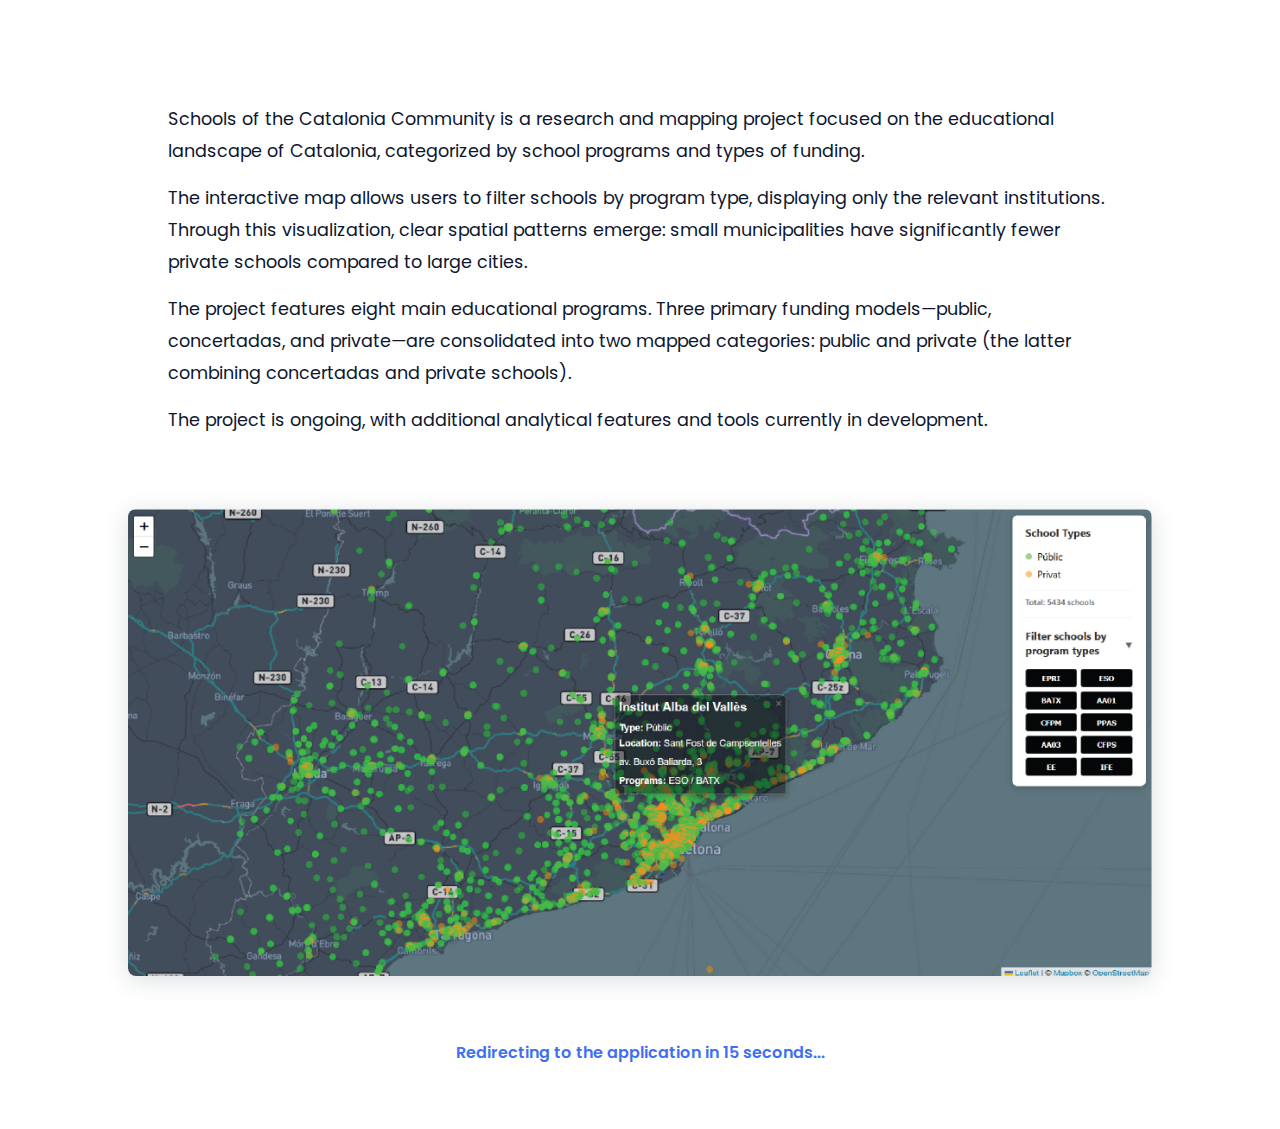
<file: pages/02.html>
<!DOCTYPE html>
<html lang="en">
<head>
    <meta charset="UTF-8">
    <meta name="viewport" content="width=device-width, initial-scale=1.0">
    <meta name="description" content="Schools of Catalonia - Research and mapping project focused on the educational landscape.">
    <link rel="canonical" href="https://colegios-cataluna.vercel.app/">
    <link rel="stylesheet" href="../assets/css/styles.css">
    <title>Schools of Catalonia</title>
    <style>
        body {
            margin: 0;
            padding: 2rem;
            background-color: #fff;
        }
        .container {
            max-width: 1024px;
            margin: 0 auto;
            display: flex;
            flex-direction: column;
            gap: 2rem;
        }
        .image-section {
            width: 100%;
            overflow: hidden;
            border-radius: 0.5rem;
            box-shadow: 0px 4px 25px rgba(14, 36, 49, 0.15);
        }
        .image-section img {
            width: 100%;
            height: auto;
            display: block;
            cursor: pointer;
        }
        .text-section {
            padding: 2rem;
            line-height: 1.8;
            color: hsl(224, 56%, 12%);
            font-size: 1rem;
        }
        .text-section p {
            margin-bottom: 1rem;
        }
        .text-section p:last-child {
            margin-bottom: 0;
        }
        .redirect-notice {
            text-align: center;
            margin-top: 2rem;
            color: hsl(224, 89%, 60%);
            font-weight: 600;
        }
        @media screen and (min-width: 768px) {
            .container {
                padding: 2rem 0;
            }
            .text-section {
                font-size: 1.1rem;
                padding: 2.5rem;
            }
        }
    </style>
</head>
<body>
    <div class="container">
        <div class="text-section">
            <p>Schools of the Catalonia Community is a research and mapping project focused on the educational landscape of Catalonia, categorized by school programs and types of funding.</p>
            <p>The interactive map allows users to filter schools by program type, displaying only the relevant institutions. Through this visualization, clear spatial patterns emerge: small municipalities have significantly fewer private schools compared to large cities.</p>
            <p>The project features eight main educational programs. Three primary funding models—public, concertadas, and private—are consolidated into two mapped categories: public and private (the latter combining concertadas and private schools).</p>
            <p>The project is ongoing, with additional analytical features and tools currently in development.</p>
        </div>
        <div class="image-section">
            <img src="../assets/img/an8.jpg" alt="redirect now!" title="do not wait, redirect now to app - schools of Catalonia" onclick="window.location.href = targetUrl;">
        </div>
        <div class="redirect-notice">
            <p>Redirecting to the application in <span id="countdown">15</span> seconds...</p>
        </div>
    </div>

    <script>
        let timeLeft = 15;
        const countdownElement = document.getElementById('countdown');
        var targetUrl = 'https://colegios-cataluna.vercel.app/';

        // Update countdown every second
        const countdownInterval = setInterval(() => {
            timeLeft--;
            countdownElement.textContent = timeLeft;
            
            if (timeLeft <= 0) {
                clearInterval(countdownInterval);
                window.location.href = targetUrl;
            }
        }, 1000);

        // Redirect after 30 seconds
        setTimeout(() => {
            window.location.href = targetUrl;
        }, 15000);
    </script>
</body>
</html>
</file>
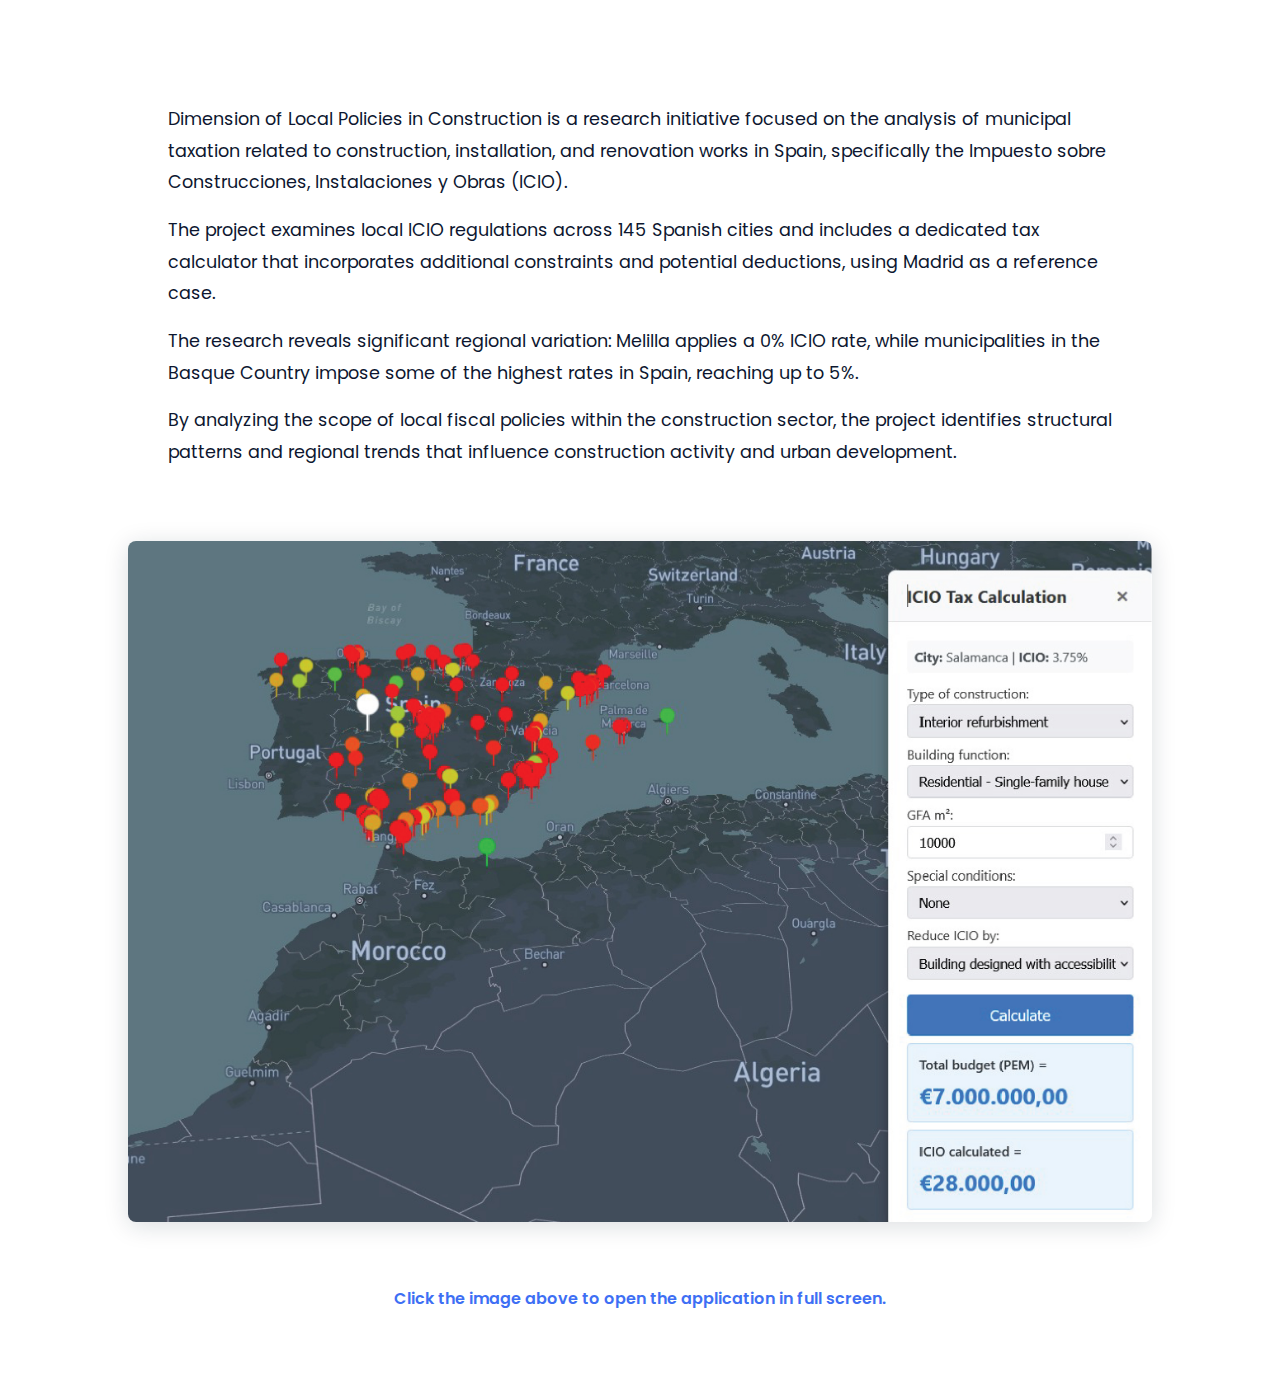
<file: pages/03.html>
<!DOCTYPE html>
<html lang="en">
<head>
    <meta charset="UTF-8">
    <meta name="viewport" content="width=device-width, initial-scale=1.0">
    <meta name="description" content="Analysis of Local Tax Policy in Spanish cities - ICIO tax research.">
    <link rel="canonical" href="03_app.html">
    <link rel="stylesheet" href="../assets/css/styles.css">
    <title>Analysis of Local Tax Policy. Municipal tax ICIO in Spanish cities</title>
    <style>
        body {
            margin: 0;
            padding: 2rem;
            background-color: #fff;
        }
        .container {
            max-width: 1024px;
            margin: 0 auto;
            display: flex;
            flex-direction: column;
            gap: 2rem;
        }
        .image-section {
            width: 100%;
            overflow: hidden;
            border-radius: 0.5rem;
            box-shadow: 0px 4px 25px rgba(14, 36, 49, 0.15);
        }
        .image-section img {
            width: 100%;
            height: auto;
            display: block;
            cursor: pointer;
        }
        .text-section {
            padding: 2rem;
            line-height: 1.8;
            color: hsl(224, 56%, 12%);
            font-size: 1rem;
        }
        .text-section p {
            margin-bottom: 1rem;
        }
        .text-section p:last-child {
            margin-bottom: 0;
        }
        .redirect-notice {
            text-align: center;
            margin-top: 2rem;
            color: hsl(224, 89%, 60%);
            font-weight: 600;
        }
        @media screen and (min-width: 768px) {
            .container {
                padding: 2rem 0;
            }
            .text-section {
                font-size: 1.1rem;
                padding: 2.5rem;
            }
        }
    </style>
</head>
<body>
    <div class="container">
        <div class="text-section">
            <p>Dimension of Local Policies in Construction is a research initiative focused on the analysis of municipal taxation related to construction, installation, and renovation works in Spain, specifically the Impuesto sobre Construcciones, Instalaciones y Obras (ICIO).</p>
            <p>The project examines local ICIO regulations across 145 Spanish cities and includes a dedicated tax calculator that incorporates additional constraints and potential deductions, using Madrid as a reference case.</p>
            <p>The research reveals significant regional variation: Melilla applies a 0% ICIO rate, while municipalities in the Basque Country impose some of the highest rates in Spain, reaching up to 5%.</p>
            <p>By analyzing the scope of local fiscal policies within the construction sector, the project identifies structural patterns and regional trends that influence construction activity and urban development.</p>
        </div>
        <div class="image-section">
            <img src="../assets/img/an9.jpg" alt="redirect now!" title="do not wait, redirect now to app - ICIO tax" onclick="window.location.href='03_app.html';">
        </div>
        <div class="redirect-notice" id="notice">
            <p>Click the image above to open the application in full screen.</p>
        </div>
    </div>

    <script>
        // the app is loaded on click
    </script>
</body>
</html>
</file>
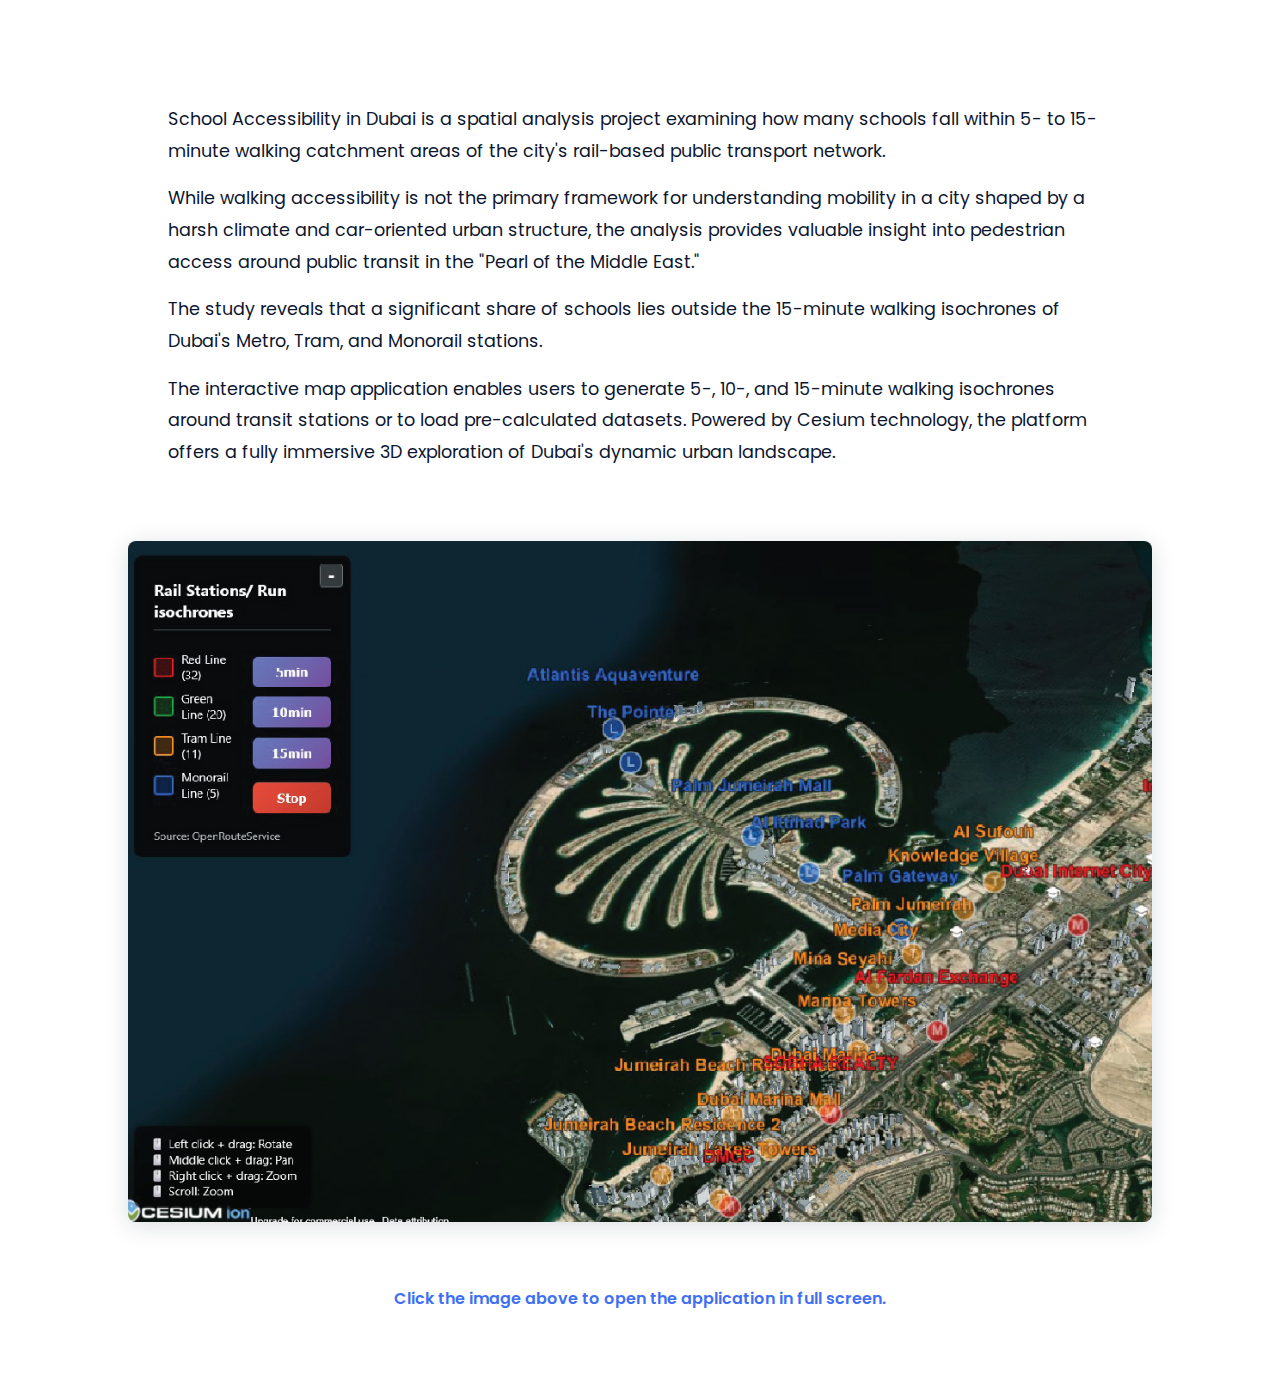
<file: pages/04.html>
<!DOCTYPE html>
<html lang="en">
<head>
    <meta charset="UTF-8">
    <meta name="viewport" content="width=device-width, initial-scale=1.0">
    <meta name="description" content="School Accessibility in Dubai - Spatial analysis project examining walking accessibility around public transit.">
    <link rel="canonical" href="04_app.html">
    <link rel="stylesheet" href="../assets/css/styles.css">
    <title>Interactive 10-min accessibility map of Dubai</title>
    <style>
        body {
            margin: 0;
            padding: 2rem;
            background-color: #fff;
        }
        .container {
            max-width: 1024px;
            margin: 0 auto;
            display: flex;
            flex-direction: column;
            gap: 2rem;
        }
        .image-section {
            width: 100%;
            overflow: hidden;
            border-radius: 0.5rem;
            box-shadow: 0px 4px 25px rgba(14, 36, 49, 0.15);
        }
        .image-section img {
            width: 100%;
            height: auto;
            display: block;
            cursor: pointer;
        }
        .text-section {
            padding: 2rem;
            line-height: 1.8;
            color: hsl(224, 56%, 12%);
            font-size: 1rem;
        }
        .text-section p {
            margin-bottom: 1rem;
        }
        .text-section p:last-child {
            margin-bottom: 0;
        }
        .redirect-notice {
            text-align: center;
            margin-top: 2rem;
            color: hsl(224, 89%, 60%);
            font-weight: 600;
        }
        @media screen and (min-width: 768px) {
            .container {
                padding: 2rem 0;
            }
            .text-section {
                font-size: 1.1rem;
                padding: 2.5rem;
            }
        }
    </style>
</head>
<body>
    <div class="container">
        <div class="text-section">
            <p>School Accessibility in Dubai is a spatial analysis project examining how many schools fall within 5- to 15-minute walking catchment areas of the city's rail-based public transport network.</p>
            <p>While walking accessibility is not the primary framework for understanding mobility in a city shaped by a harsh climate and car-oriented urban structure, the analysis provides valuable insight into pedestrian access around public transit in the "Pearl of the Middle East."</p>
            <p>The study reveals that a significant share of schools lies outside the 15-minute walking isochrones of Dubai's Metro, Tram, and Monorail stations.</p>
            <p>The interactive map application enables users to generate 5-, 10-, and 15-minute walking isochrones around transit stations or to load pre-calculated datasets. Powered by Cesium technology, the platform offers a fully immersive 3D exploration of Dubai's dynamic urban landscape.</p>
        </div>
        <div class="image-section">
            <img src="../assets/img/an10.jpg" alt="redirect now!" title="do not wait, redirect now to app - accessibility map Dubai" onclick="window.location.href='04_app.html';">
        </div>
        <div class="redirect-notice" id="notice">
            <p>Click the image above to open the application in full screen.</p>
        </div>
    </div>

    <script>
        // the app is loaded on click
    </script>
</body>
</html>
</file>
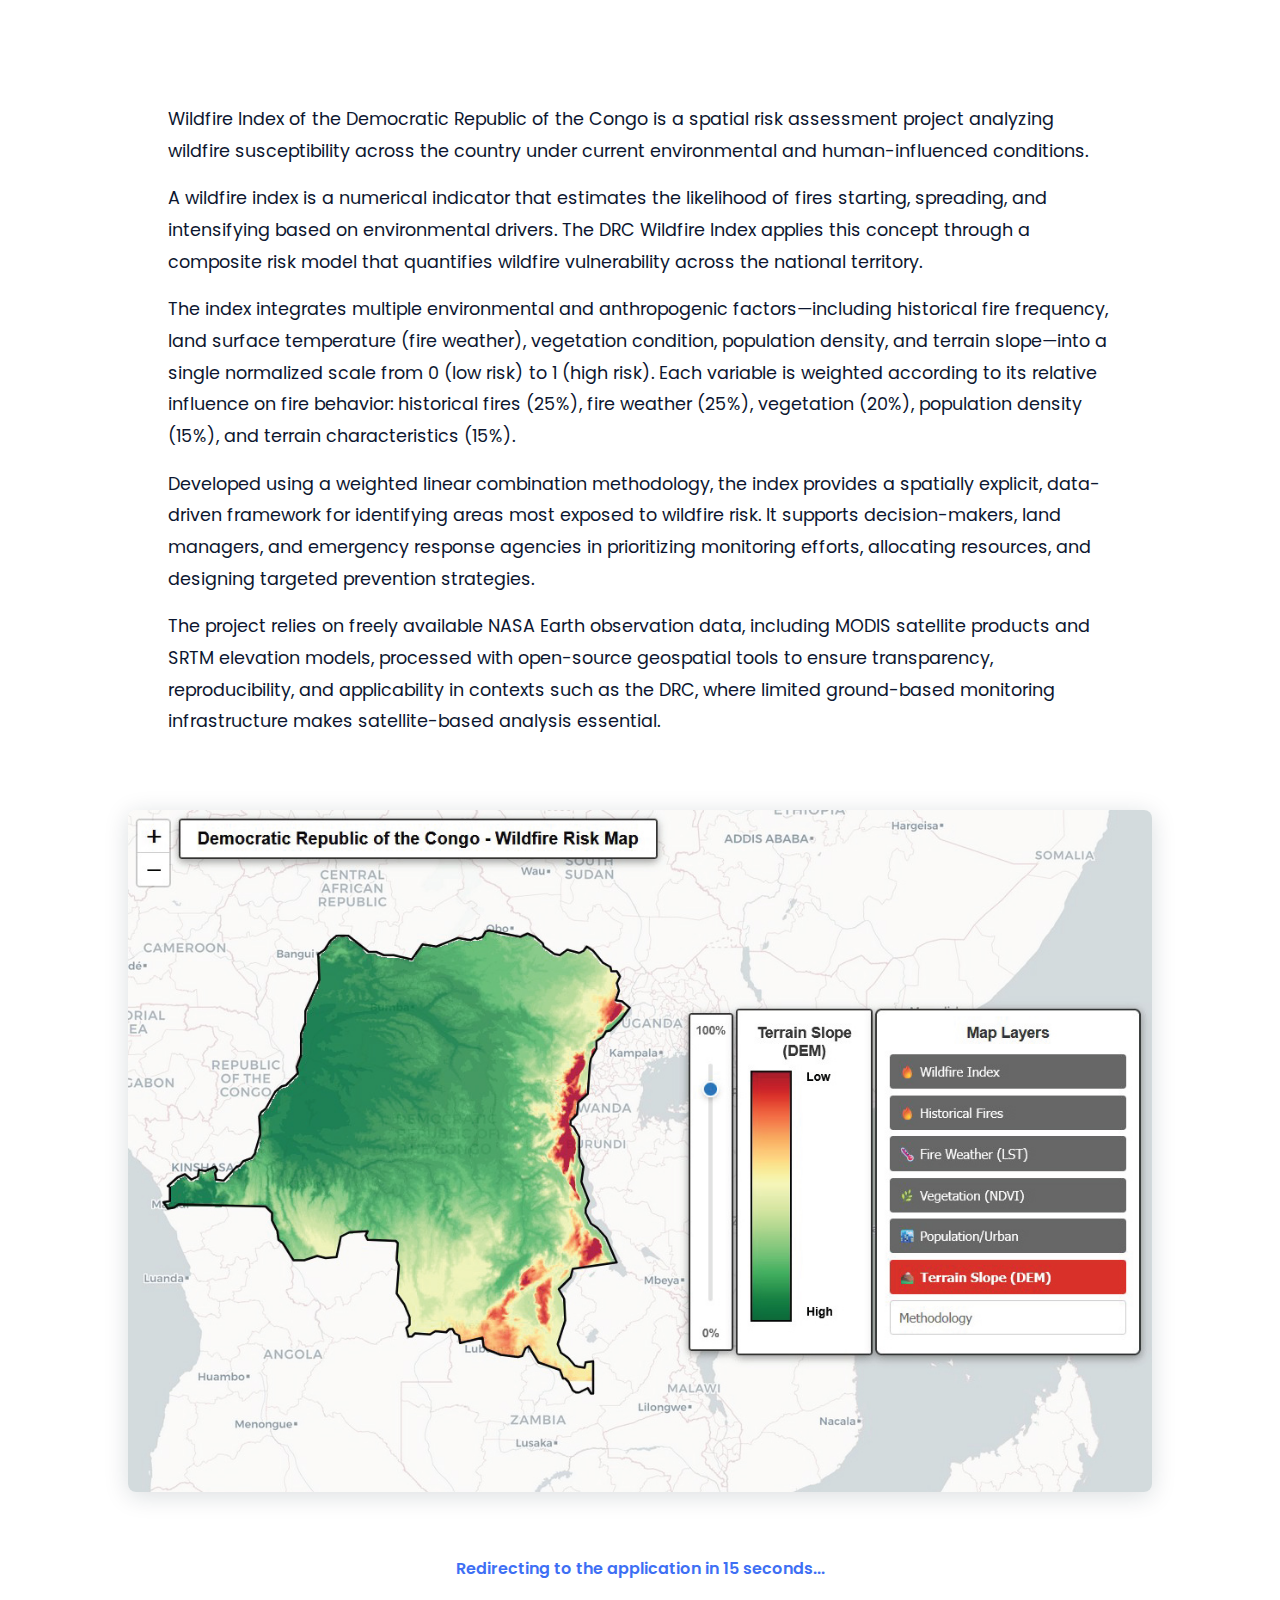
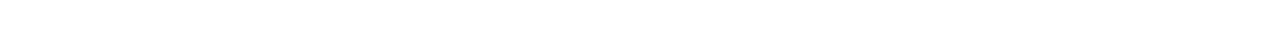
<file: pages/05.html>
<!DOCTYPE html>
<html lang="en">
<head>
    <meta charset="UTF-8">
    <meta name="viewport" content="width=device-width, initial-scale=1.0">
    <meta name="description" content="Wildfire Index of the Democratic Republic of the Congo - Spatial risk assessment analyzing wildfire susceptibility.">
    <link rel="canonical" href="https://wildfire-index-zair.vercel.app/">
    <link rel="stylesheet" href="../assets/css/styles.css">
    <title>Wildfire Index of the Democratic Republic of the Congo</title>
    <style>
        body {
            margin: 0;
            padding: 2rem;
            background-color: #fff;
        }
        .container {
            max-width: 1024px;
            margin: 0 auto;
            display: flex;
            flex-direction: column;
            gap: 2rem;
        }
        .image-section {
            width: 100%;
            overflow: hidden;
            border-radius: 0.5rem;
            box-shadow: 0px 4px 25px rgba(14, 36, 49, 0.15);
        }
        .image-section img {
            width: 100%;
            height: auto;
            display: block;
            cursor: pointer;
        }
        .text-section {
            padding: 2rem;
            line-height: 1.8;
            color: hsl(224, 56%, 12%);
            font-size: 1rem;
        }
        .text-section p {
            margin-bottom: 1rem;
        }
        .text-section p:last-child {
            margin-bottom: 0;
        }
        .redirect-notice {
            text-align: center;
            margin-top: 2rem;
            color: hsl(224, 89%, 60%);
            font-weight: 600;
        }
        @media screen and (min-width: 768px) {
            .container {
                padding: 2rem 0;
            }
            .text-section {
                font-size: 1.1rem;
                padding: 2.5rem;
            }
        }
    </style>
</head>
<body>
    <div class="container">
        <div class="text-section">
            <p>Wildfire Index of the Democratic Republic of the Congo is a spatial risk assessment project analyzing wildfire susceptibility across the country under current environmental and human-influenced conditions.</p>
            <p>A wildfire index is a numerical indicator that estimates the likelihood of fires starting, spreading, and intensifying based on environmental drivers. The DRC Wildfire Index applies this concept through a composite risk model that quantifies wildfire vulnerability across the national territory.</p>
            <p>The index integrates multiple environmental and anthropogenic factors—including historical fire frequency, land surface temperature (fire weather), vegetation condition, population density, and terrain slope—into a single normalized scale from 0 (low risk) to 1 (high risk). Each variable is weighted according to its relative influence on fire behavior: historical fires (25%), fire weather (25%), vegetation (20%), population density (15%), and terrain characteristics (15%).</p>
            <p>Developed using a weighted linear combination methodology, the index provides a spatially explicit, data-driven framework for identifying areas most exposed to wildfire risk. It supports decision-makers, land managers, and emergency response agencies in prioritizing monitoring efforts, allocating resources, and designing targeted prevention strategies.</p>
            <p>The project relies on freely available NASA Earth observation data, including MODIS satellite products and SRTM elevation models, processed with open-source geospatial tools to ensure transparency, reproducibility, and applicability in contexts such as the DRC, where limited ground-based monitoring infrastructure makes satellite-based analysis essential.</p>
        </div>
        <div class="image-section">
            <img src="../assets/img/an11.jpg" alt="redirect now!" title="do not wait, redirect now to app - DRC Wildfire Risk Map" onclick="window.location.href = targetUrl;">
        </div>
        <div class="redirect-notice">
            <p>Redirecting to the application in <span id="countdown">15</span> seconds...</p>
        </div>
    </div>

    <script>
        let timeLeft = 15;
        const countdownElement = document.getElementById('countdown');
        var targetUrl = 'https://wildfire-index-zair.vercel.app/';

        // Update countdown every second
        const countdownInterval = setInterval(() => {
            timeLeft--;
            countdownElement.textContent = timeLeft;
            
            if (timeLeft <= 0) {
                clearInterval(countdownInterval);
                window.location.href = targetUrl;
            }
        }, 1000);

        // Redirect after 30 seconds
        setTimeout(() => {
            window.location.href = targetUrl;
        }, 15000);
    </script>
</body>
</html>
</file>
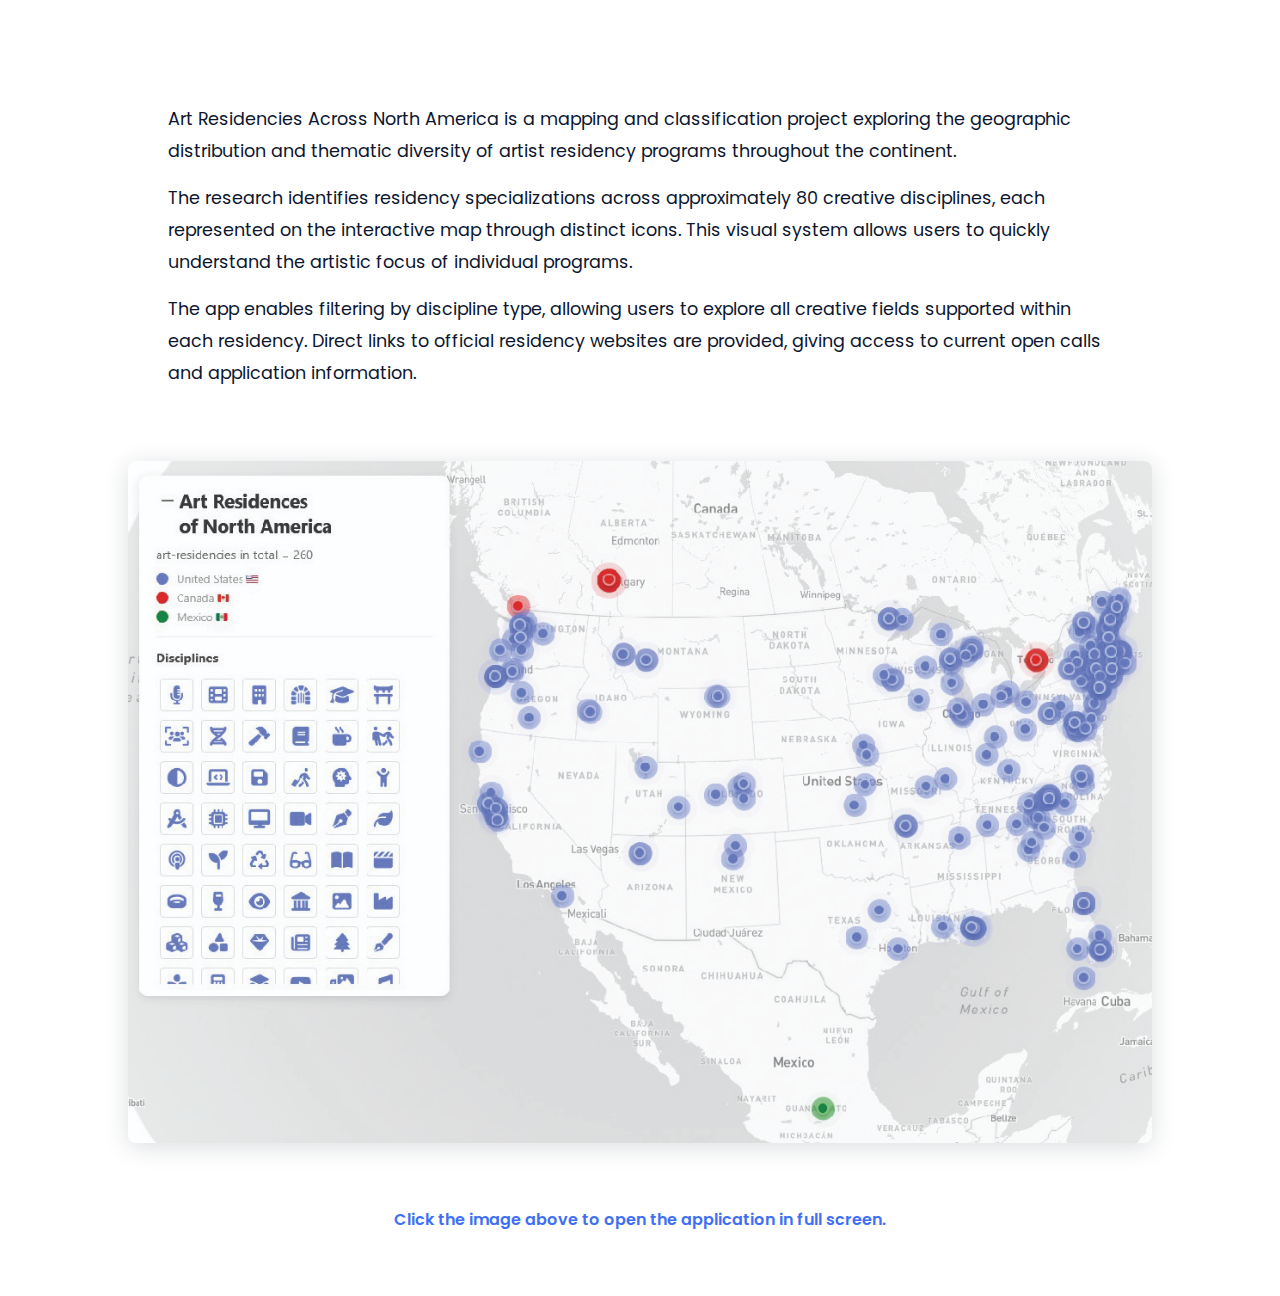
<file: pages/06.html>
<!DOCTYPE html>
<html lang="en">
<head>
    <meta charset="UTF-8">
    <meta name="viewport" content="width=device-width, initial-scale=1.0">
    <meta name="description" content="Art Residencies Across North America - Mapping and classification project exploring geographic distribution of artist residency programs.">
    <link rel="canonical" href="06_app.html">
    <link rel="stylesheet" href="../assets/css/styles.css">
    <title>Art Residencies Across North America</title>
    <style>
        body {
            margin: 0;
            padding: 2rem;
            background-color: #fff;
        }
        .container {
            max-width: 1024px;
            margin: 0 auto;
            display: flex;
            flex-direction: column;
            gap: 2rem;
        }
        .image-section {
            width: 100%;
            overflow: hidden;
            border-radius: 0.5rem;
            box-shadow: 0px 4px 25px rgba(14, 36, 49, 0.15);
        }
        .image-section img {
            width: 100%;
            height: auto;
            display: block;
            cursor: pointer;
        }
        .text-section {
            padding: 2rem;
            line-height: 1.8;
            color: hsl(224, 56%, 12%);
            font-size: 1rem;
        }
        .text-section p {
            margin-bottom: 1rem;
        }
        .text-section p:last-child {
            margin-bottom: 0;
        }
        .redirect-notice {
            text-align: center;
            margin-top: 2rem;
            color: hsl(224, 89%, 60%);
            font-weight: 600;
        }
        @media screen and (min-width: 768px) {
            .container {
                padding: 2rem 0;
            }
            .text-section {
                font-size: 1.1rem;
                padding: 2.5rem;
            }
        }
    </style>
</head>
<body>
    <div class="container">
        <div class="text-section">
            <p>Art Residencies Across North America is a mapping and classification project exploring the geographic distribution and thematic diversity of artist residency programs throughout the continent.</p>
            <p>The research identifies residency specializations across approximately 80 creative disciplines, each represented on the interactive map through distinct icons. This visual system allows users to quickly understand the artistic focus of individual programs.</p>
            <p>The app enables filtering by discipline type, allowing users to explore all creative fields supported within each residency. Direct links to official residency websites are provided, giving access to current open calls and application information.</p>
        </div>
        <div class="image-section">
            <img src="../assets/img/an12.jpg" alt="redirect now!" title="do not wait, redirect now to app - USA art residences" onclick="window.location.href='06_app.html';">
        </div>
        <div class="redirect-notice" id="notice">
            <p>Click the image above to open the application in full screen.</p>
        </div>
    </div>

    <script>
        // the app is loaded on click
    </script>
</body>
</html>
</file>
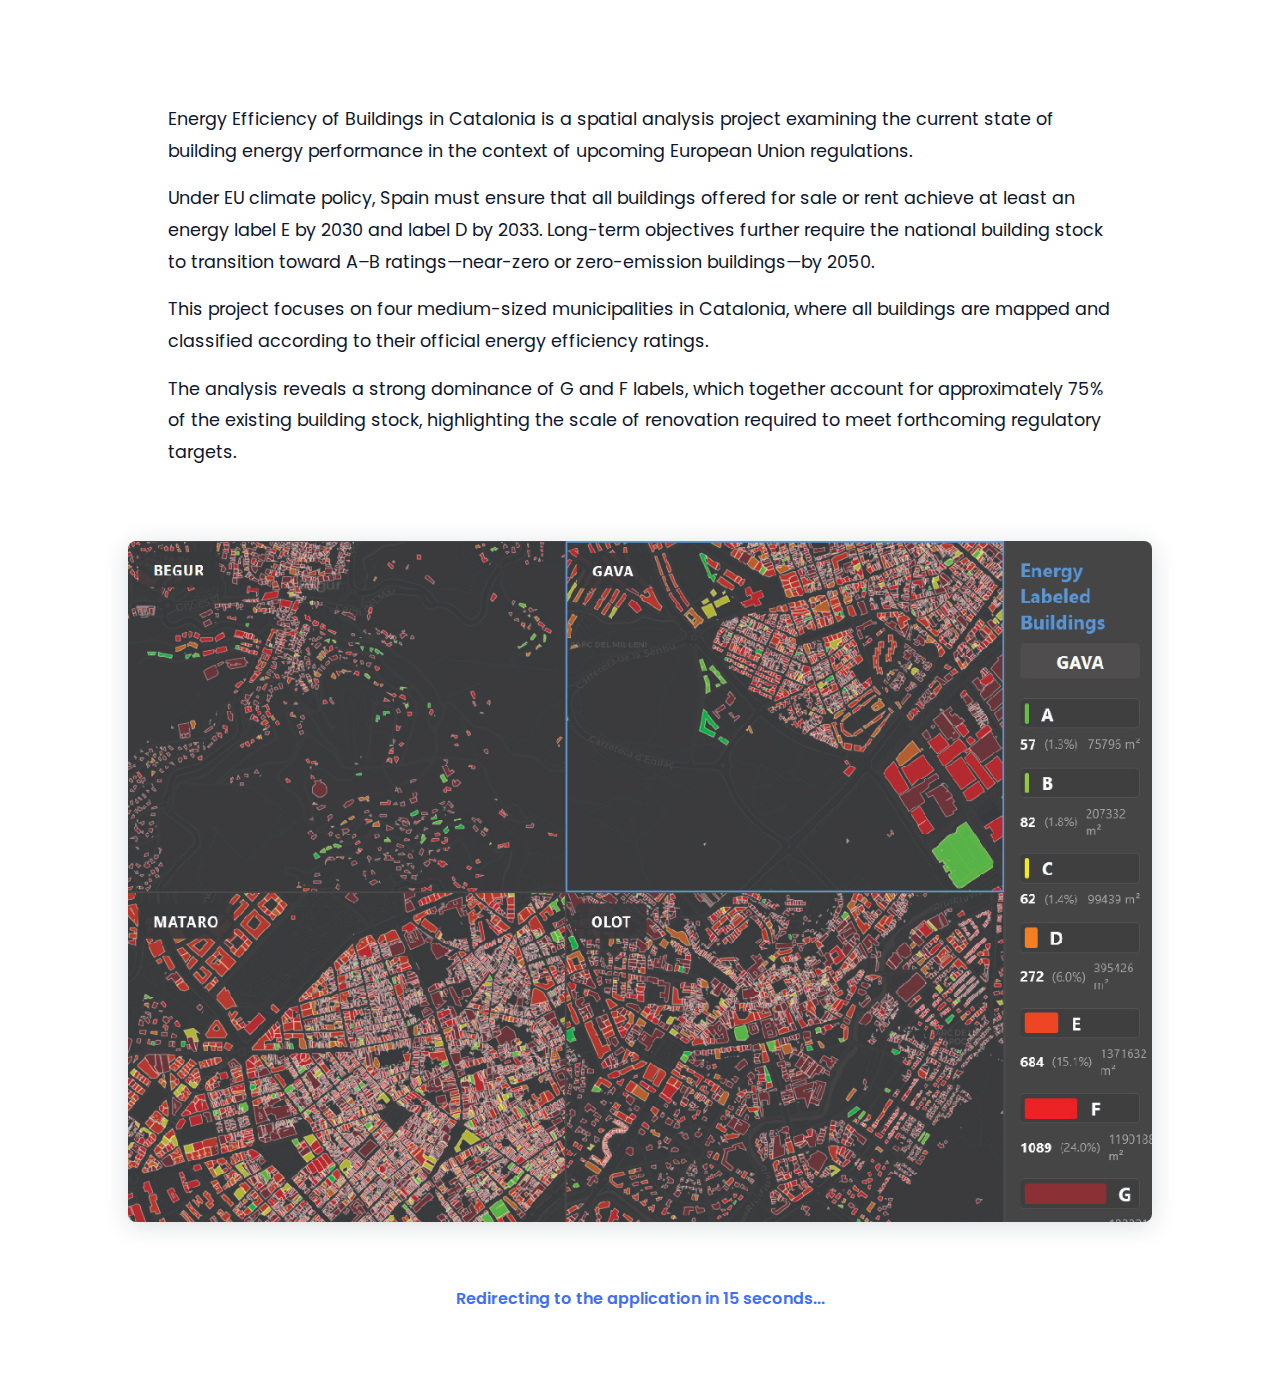
<file: pages/07.html>
<!DOCTYPE html>
<html lang="en">
<head>
    <meta charset="UTF-8">
    <meta name="viewport" content="width=device-width, initial-scale=1.0">
    <meta name="description" content="Energy Efficiency of Buildings in Catalonia - Spatial analysis examining building energy performance in context of EU regulations.">
    <link rel="canonical" href="https://ecoaldeaes.streamlit.app/">
    <link rel="stylesheet" href="../assets/css/styles.css">
    <title>Energy Efficiency of Buildings in Catalonia</title>
    <style>
        body {
            margin: 0;
            padding: 2rem;
            background-color: #fff;
        }
        .container {
            max-width: 1024px;
            margin: 0 auto;
            display: flex;
            flex-direction: column;
            gap: 2rem;
        }
        .image-section {
            width: 100%;
            overflow: hidden;
            border-radius: 0.5rem;
            box-shadow: 0px 4px 25px rgba(14, 36, 49, 0.15);
        }
        .image-section img {
            width: 100%;
            height: auto;
            display: block;
            cursor: pointer;
        }
        .text-section {
            padding: 2rem;
            line-height: 1.8;
            color: hsl(224, 56%, 12%);
            font-size: 1rem;
        }
        .text-section p {
            margin-bottom: 1rem;
        }
        .text-section p:last-child {
            margin-bottom: 0;
        }
        .redirect-notice {
            text-align: center;
            margin-top: 2rem;
            color: hsl(224, 89%, 60%);
            font-weight: 600;
        }
        @media screen and (min-width: 768px) {
            .container {
                padding: 2rem 0;
            }
            .text-section {
                font-size: 1.1rem;
                padding: 2.5rem;
            }
        }
    </style>
</head>
<body>
    <div class="container">
        <div class="text-section">
            <p>Energy Efficiency of Buildings in Catalonia is a spatial analysis project examining the current state of building energy performance in the context of upcoming European Union regulations.</p>
            <p>Under EU climate policy, Spain must ensure that all buildings offered for sale or rent achieve at least an energy label E by 2030 and label D by 2033. Long-term objectives further require the national building stock to transition toward A–B ratings—near-zero or zero-emission buildings—by 2050.</p>
            <p>This project focuses on four medium-sized municipalities in Catalonia, where all buildings are mapped and classified according to their official energy efficiency ratings.</p>
            <p>The analysis reveals a strong dominance of G and F labels, which together account for approximately 75% of the existing building stock, highlighting the scale of renovation required to meet forthcoming regulatory targets.</p>
        </div>
        <div class="image-section">
            <img src="../assets/img/an13.jpg" alt="redirect now!" title="do not wait, redirect now to app - Energy labeled buildings in Catalonia" onclick="window.location.href = targetUrl;">
        </div>
        <div class="redirect-notice">
            <p>Redirecting to the application in <span id="countdown">15</span> seconds...</p>
        </div>
    </div>

    <script>
        let timeLeft = 15;
        const countdownElement = document.getElementById('countdown');
        var targetUrl = 'https://energytransition-catalonia.vercel.app/';

        // Update countdown every second
        const countdownInterval = setInterval(() => {
            timeLeft--;
            countdownElement.textContent = timeLeft;
            
            if (timeLeft <= 0) {
                clearInterval(countdownInterval);
                window.location.href = targetUrl;
            }
        }, 1000);

        // Redirect after 30 seconds
        setTimeout(() => {
            window.location.href = targetUrl;
        }, 15000);
    </script>
</body>
</html>
</file>
<file: assets/css/styles.css>
/*===== GOOGLE FONTS =====*/
@import url("https://fonts.googleapis.com/css2?family=Poppins:wght@400;600;700&display=swap");
/*===== VARIABLES CSS =====*/
:root {
  --header-height: 3rem;
  --font-semi: 600;
  /*===== Colores =====*/
  /*Purple 260 - Red 355 - Blue 224 - Pink 340*/
  /* HSL color mode */
  --hue-color: 224;
  --first-color: hsl(var(--hue-color), 89%, 60%);
  --second-color: hsl(var(--hue-color), 56%, 12%);
  /*===== Fuente y tipografia =====*/
  --body-font: "Poppins", sans-serif;
  --big-font-size: 2rem;
  --h2-font-size: 1.25rem;
  --normal-font-size: .938rem;
  --smaller-font-size: .75rem;
  /*===== Margenes =====*/
  --mb-2: 1rem;
  --mb-4: 2rem;
  --mb-5: 2.5rem;
  --mb-6: 3rem;
  /*===== z index =====*/
  --z-back: -10;
  --z-fixed: 100;
}
@media screen and (min-width: 968px) {
  :root {
    --big-font-size: 3.5rem;
    --h2-font-size: 2rem;
    --normal-font-size: 1rem;
    --smaller-font-size: .875rem;
  }
}

/*===== BASE =====*/
*, ::before, ::after {
  box-sizing: border-box;
}

html {
  scroll-behavior: smooth;
}

body {
  margin: var(--header-height) 0 0 0;
  font-family: var(--body-font);
  font-size: var(--normal-font-size);
  color: var(--second-color);
}

h1, h2, p {
  margin: 0;
}

ul {
  margin: 0;
  padding: 0;
  list-style: none;
}

a {
  text-decoration: none;
}

img {
  max-width: 100%;
  height: auto;
  display: block;
}

/*===== CLASS CSS ===== */
.section-title {
  position: relative;
  font-size: var(--h2-font-size);
  color: var(--first-color);
  margin-top: var(--mb-2);
  margin-bottom: var(--mb-4);
  text-align: center;
}
.section-title::after {
  position: absolute;
  content: "";
  width: 64px;
  height: 0.18rem;
  left: 0;
  right: 0;
  margin: auto;
  top: 2rem;
  background-color: var(--first-color);
}

.section {
  padding-top: 3rem;
  padding-bottom: 2rem;
}

/*===== LAYOUT =====*/
.bd-grid {
  max-width: 1024px;
  display: grid;
  margin-left: var(--mb-2);
  margin-right: var(--mb-2);
}

.l-header {
  width: 100%;
  position: fixed;
  top: 0;
  left: 0;
  z-index: var(--z-fixed);
  background-color: #fff;
  box-shadow: 0 1px 4px rgba(146, 161, 176, 0.15);
}

/*===== NAV =====*/
.nav {
  height: var(--header-height);
  display: flex;
  justify-content: space-between;
  align-items: center;
  font-weight: var(--font-semi);
}
@media screen and (max-width: 767px) {
  .nav__menu {
    position: fixed;
    top: var(--header-height);
    right: -100%;
    width: 80%;
    height: 100%;
    padding: 2rem;
    background-color: var(--second-color);
    transition: 0.5s;
  }
}
.nav__item {
  margin-bottom: var(--mb-4);
}
.nav__link {
  position: relative;
  color: #fff;
}
.nav__link:hover {
  position: relative;
}
.nav__link:hover::after {
  position: absolute;
  content: "";
  width: 100%;
  height: 0.18rem;
  left: 0;
  top: 2rem;
  background-color: var(--first-color);
}
.nav__logo {
  color: var(--second-color);
}
.nav__toggle {
  color: var(--second-color);
  font-size: 1.5rem;
  cursor: pointer;
}

/*Active menu*/
.active-link::after {
  position: absolute;
  content: "";
  width: 100%;
  height: 0.18rem;
  left: 0;
  top: 2rem;
  background-color: var(--first-color);
}

/*=== Show menu ===*/
.show {
  right: 0;
}

/*===== HOME =====*/
.home {
  position: relative;
  row-gap: 5rem;
  padding: 4rem 0 5rem;
}
.home__data {
  align-self: center;
}
.home__title {
  font-size: var(--big-font-size);
  margin-bottom: var(--mb-5);
}
.home__title-color {
  color: var(--first-color);
}
.home__social {
  display: flex;
  flex-direction: column;
}
.home__social-icon {
  width: max-content;
  margin-bottom: var(--mb-2);
  font-size: 1.5rem;
  color: var(--second-color);
}
.home__social-icon:hover {
  color: var(--first-color);
}
.home__img {
  position: absolute;
  right: 0;
  bottom: 0;
  width: 260px;
}
.home__blob {
  fill: var(--first-color);
}
.home__blob-img {
  width: 360px;
}

/*BUTTONS*/
.button {
  display: inline-block;
  background-color: var(--first-color);
  color: #fff;
  padding: 0.75rem 2.5rem;
  font-weight: var(--font-semi);
  border-radius: 0.5rem;
  transition: 0.3s;
}
.button:hover {
  box-shadow: 0px 10px 36px rgba(0, 0, 0, 0.15);
}

/* ===== ABOUT =====*/
.about__container {
  row-gap: 2rem;
  text-align: center;
}
.about__subtitle {
  margin-bottom: var(--mb-2);
}
.about__img {
  justify-self: center;
}
.about__img img {
  width: 200px;
  border-radius: 0.5rem;
}

/* ===== SKILLS =====*/
.skills__container {
  row-gap: 2rem;
  text-align: center;
}
.skills__subtitle {
  margin-bottom: var(--mb-2);
}
.skills__text {
  margin-bottom: var(--mb-4);
}
.skills__data {
  display: flex;
  justify-content: space-between;
  align-items: center;
  position: relative;
  font-weight: var(--font-semi);
  padding: 0.5rem 1rem;
  margin-bottom: var(--mb-4);
  border-radius: 0.5rem;
  box-shadow: 0px 4px 25px rgba(14, 36, 49, 0.15);
}
.skills__icon {
  font-size: 2rem;
  margin-right: var(--mb-2);
  color: var(--first-color);
}
.skills__names {
  display: flex;
  align-items: center;
}
.skills__bar {
  position: absolute;
  left: 0;
  bottom: 0;
  background-color: var(--first-color);
  height: 0.25rem;
  border-radius: 0.5rem;
  z-index: var(--z-back);
}
.skills__html {
  width: 95%;
}
.skills__css {
  width: 85%;
}
.skills__js {
  width: 65%;
}
.skills__ux {
  width: 85%;
}
.skills__img {
  border-radius: 0.5rem;
}

/* ===== WORK =====*/
.work__container {
  row-gap: 2rem;
}
.work__img {
  box-shadow: 0px 4px 25px rgba(14, 36, 49, 0.15);
  border-radius: 0.5rem;
  overflow: hidden;
}
.work__img img {
  transition: 1s;
}
.work__img img:hover {
  transform: scale(1.1);
}

/* ===== CONTACT =====*/
.contact__input {
  width: 100%;
  font-size: var(--normal-font-size);
  font-weight: var(--font-semi);
  padding: 1rem;
  border-radius: 0.5rem;
  border: 1.5px solid var(--second-color);
  outline: none;
  margin-bottom: var(--mb-4);
}
.contact__button {
  display: block;
  border: none;
  outline: none;
  font-size: var(--normal-font-size);
  cursor: pointer;
  margin-left: auto;
}

/* ===== FOOTER =====*/
.footer {
  background-color: var(--second-color);
  color: #fff;
  text-align: center;
  font-weight: var(--font-semi);
  padding: 2rem 0;
}
.footer__title {
  font-size: 2rem;
  margin-bottom: var(--mb-4);
}
.footer__social {
  margin-bottom: var(--mb-4);
}
.footer__icon {
  font-size: 1.5rem;
  color: #fff;
  margin: 0 var(--mb-2);
}
.footer__copy {
  font-size: var(--smaller-font-size);
}

/* ===== MEDIA QUERIES=====*/
@media screen and (max-width: 320px) {
  .home {
    row-gap: 2rem;
  }
  .home__img {
    width: 200px;
  }
}
@media screen and (min-width: 576px) {
  .home {
    padding: 4rem 0 2rem;
  }
  .home__social {
    padding-top: 0;
    padding-bottom: 2.5rem;
    flex-direction: row;
    align-self: flex-end;
  }
  .home__social-icon {
    margin-bottom: 0;
    margin-right: var(--mb-4);
  }
  .home__img {
    width: 300px;
    bottom: 25%;
  }
  .about__container {
    grid-template-columns: repeat(2, 1fr);
    align-items: center;
    text-align: initial;
  }
  .skills__container {
    grid-template-columns: 0.7fr;
    justify-content: center;
    column-gap: 1rem;
  }
  .work__container {
    grid-template-columns: repeat(2, 1fr);
    column-gap: 2rem;
    padding-top: 2rem;
  }
  .contact__form {
    width: 360px;
    padding-top: 2rem;
  }
  .contact__container {
    justify-items: center;
  }
}
@media screen and (min-width: 768px) {
  body {
    margin: 0;
  }
  .section {
    padding-top: 4rem;
    padding-bottom: 3rem;
  }
  .section-title {
    margin-bottom: var(--mb-6);
  }
  .section-title::after {
    width: 80px;
    top: 3rem;
  }
  .nav {
    height: calc(var(--header-height) + 1.5rem);
  }
  .nav__list {
    display: flex;
    padding-top: 0;
  }
  .nav__item {
    margin-left: var(--mb-6);
    margin-bottom: 0;
  }
  .nav__toggle {
    display: none;
  }
  .nav__link {
    color: var(--second-color);
  }
  .home {
    padding: 8rem 0 2rem;
  }
  .home__img {
    width: 400px;
    bottom: 10%;
  }
  .about__container {
    padding-top: 2rem;
  }
  .about__img img {
    width: 300px;
  }
  .skills__container {
    grid-template-columns: repeat(2, 1fr);
    column-gap: 2rem;
    align-items: center;
    text-align: initial;
  }
  .work__container {
    grid-template-columns: repeat(3, 1fr);
    column-gap: 2rem;
  }
}
@media screen and (min-width: 992px) {
  .bd-grid {
    margin-left: auto;
    margin-right: auto;
  }
  .home {
    padding: 10rem 0 2rem;
  }
  .home__img {
    width: 450px;
  }
}
</file>
